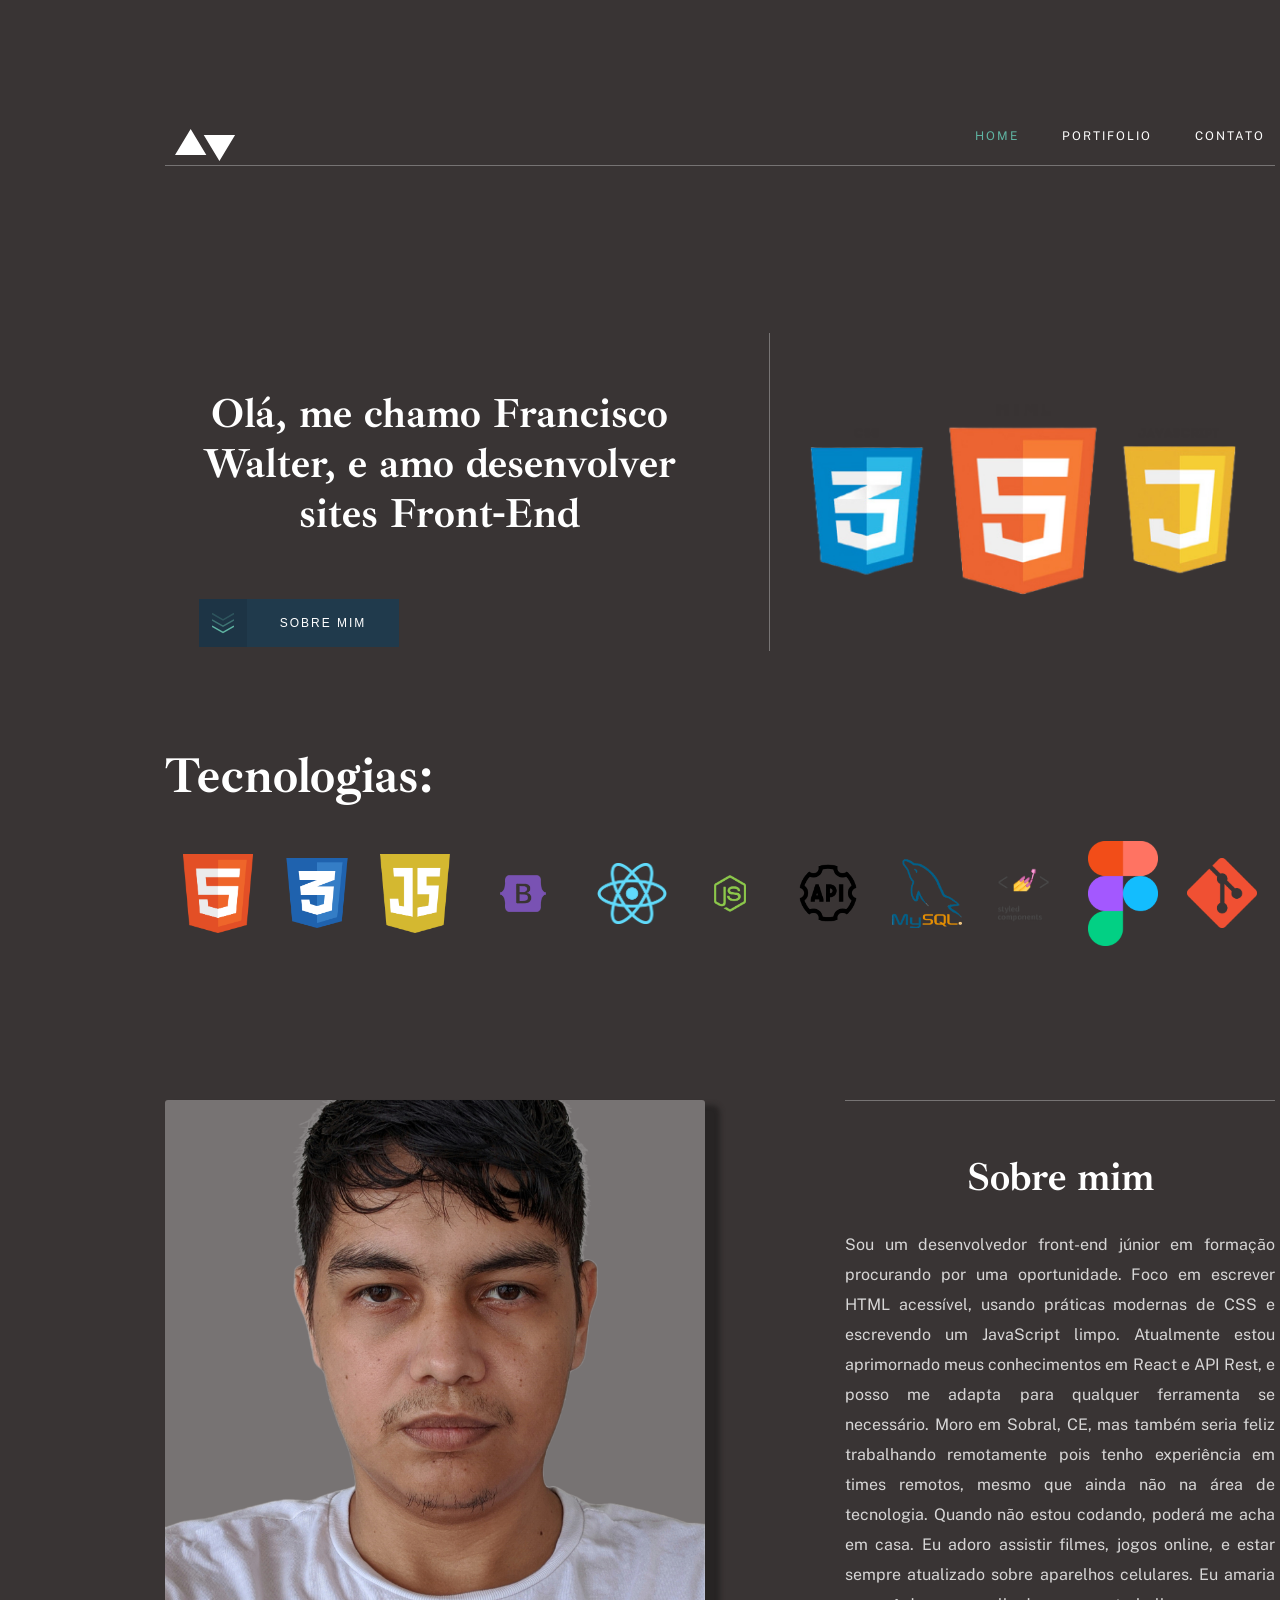
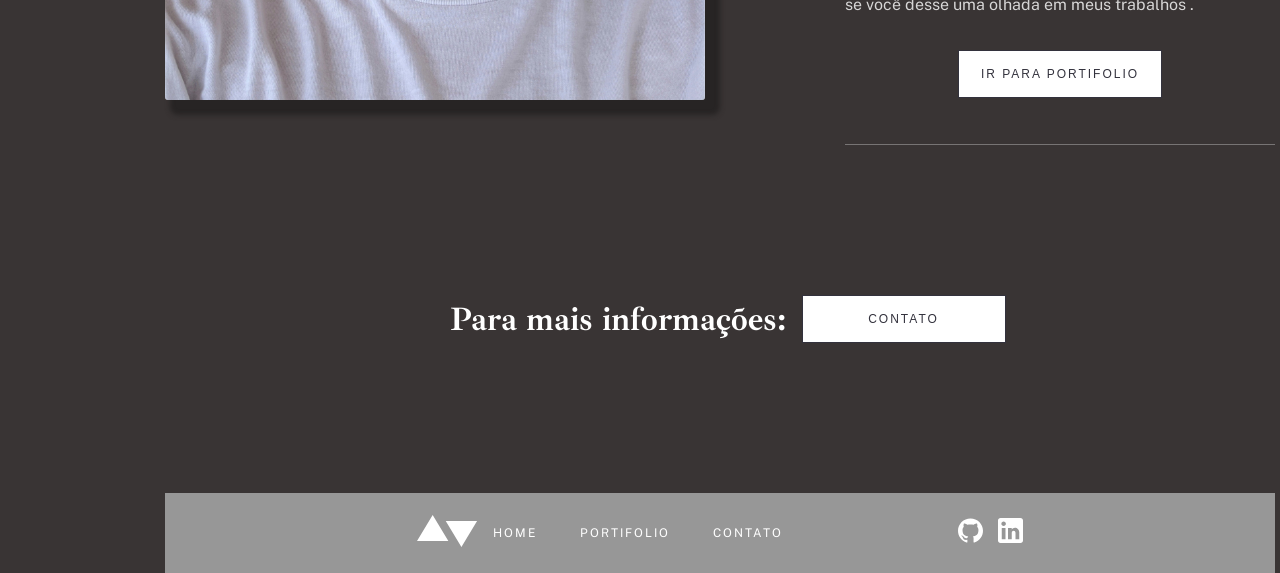
<file: index.html>
<!DOCTYPE html>
<html lang="pt-br">
  <head>
    <meta charset="UTF-8" />
    <meta http-equiv="X-UA-Compatible" content="IE=edge" />
    <meta name="viewport" content="width=device-width, initial-scale=1.0" />
    <title>Home</title>
    <link rel="icon" href="./Assets/icons/Meu projeto.png">
    <link rel="stylesheet" href="./styles/home.css" />
    <link rel="stylesheet" href="index.css" />
  </head>

  <body>
    <div class="container">
      <header class="header">
        <div class="header-logo">
          <img src="./Assets/logo-light.svg" alt="logo dark" />
        </div>

        <nav class="navigation-items">
          <li><a class="active" href="#">HOME</a></li>
          <li><a href="./Pages/potifolios/index.html">PORTIFOLIO</a></li>
          <li class="contato">CONTATO</li>
        </nav>
      </header>

      <main>
        <section class="main-apresentacao">
          <div class="main-apresentacao-card">
            <div class="main-apresentacao-card-text">
              <h5>
                Olá, me chamo Francisco Walter, e amo desenvolver sites
                Front-End
              </h5>
            </div>
            <div class="main-apresentacao-card-button">
              <div class="main-apresentacao-card-button-img pointer">
                <img
                  src="./Assets/icons/down-arrows.svg"
                  alt=""
                  width="48px"
                  height="48px"
                />
              </div>
              <button class="pointer"><a href="#sobre">Sobre Mim</a></button>
            </div>
          </div>
          <div class="main-apresentacao-tecnologias-img">
            <img
              src="./Assets/tecnologias.png"
              width="90%"
              alt="imagem das tecnologias"
            />
          </div>
        </section>

        <section class="main-tecnologias">
          <h2>Tecnologias:</h2>

          <ul class="main-tecnologias-lista">
            <li>
              <img src="./Assets/tecnologias/html.png" alt="" width="70px" />
            </li>
            <li>
              <img src="./Assets/tecnologias/css3.png" alt="" width="70px" />
            </li>
            <li>
              <img
                src="./Assets/tecnologias/javascript.png"
                alt=""
                width="70px"
              />
            </li>
            <li>
              <img
                src="./Assets/tecnologias/bootstrap.png"
                alt=""
                width="90px"
              />
            </li>
            <li>
              <img src="./Assets/tecnologias/react.png" alt="" width="70px" />
            </li>
            <li>
              <img src="./Assets/tecnologias/node.png" alt="" width="70px" />
            </li>
            <li>
              <img src="./Assets/tecnologias/API.png" alt="" width="70px" />
            </li>
            <li>
              <img src="./Assets/tecnologias/mysql.png" alt="" width="70px" />
            </li>
            <li>
              <img src="./Assets/tecnologias/styled.png" alt="" width="70px" />
            </li>
            <li>
              <img src="./Assets/tecnologias/figma.png" alt="" width="70px" />
            </li>
            <li>
              <img src="./Assets/tecnologias/git.png" alt="" width="70px" />
            </li>
          </ul>
        </section>

        <section id="sobre" class="main-sobre">
          <img
            src="./Assets/perfil.png"
            alt="profile image"
            width="540px"
            height="600px"
            style="background-color: rgba(236, 232, 232, 0.35)"
          />

          <article class="main-sobre-info">
            <h2>Sobre mim</h2>
            <p>
              Sou um desenvolvedor front-end júnior em formação procurando por
              uma oportunidade. Foco em escrever HTML acessível, usando práticas
              modernas de CSS e escrevendo um JavaScript limpo. Atualmente estou
              aprimornado meus conhecimentos em React e API Rest, e posso me
              adapta para qualquer ferramenta se necessário. Moro em Sobral, CE,
              mas também seria feliz trabalhando remotamente pois tenho
              experiência em times remotos, mesmo que ainda não na área de
              tecnologia. Quando não estou codando, poderá me acha em casa. Eu
              adoro assistir filmes, jogos online, e estar sempre atualizado
              sobre aparelhos celulares. Eu amaria se você desse uma olhada em
              meus trabalhos .
            </p>
            <a href="./Pages/potifolios/index.html"><button class="button pointer">IR PARA PORTIFOLIO</button></a>
          </article>
        </section>

        <section class="main-contato">
          <div class="main-contato-info">
            <h5>Para mais informações:</h5>
          </div>
          <div class="main-contato-button">
            <button class="button pointer contato">CONTATO</button>
          </div>
        </section>
      </main>

      <footer>
        <section class="footer-info">
          <div class="footer-logo">
            <img src="./Assets/logo-light.svg" alt="" />
          </div>
          <div class="footer-items">
            <li><a href="#">HOME</a></li>
            <li><a href="./Pages/potifolios/index.html">PORTIFOLIO</a></li>
            <li class="contato">CONTATO</li>
          </div>
        </section>

        <section class="footer-social-medias">
          <a href="https://github.com/FWalterDias" target="_blank"
            ><img src="./Assets/icons/github-light.svg" alt="logo github"
          /></a>
          <a href="http://linkedin.com/in/francisco-walter/" target="_blank"
            ><img
              src="./Assets/icons/linkedin-light.svg"
              alt="logo linkedin"
          /></a>
        </section>
      </footer>

      <dialog>
        <div class="dialog-box">
          <button class="dialog-button pointer"></button>

          <h2>Me Encontre Em:</h2>
  
          <div class="dialog-links">
            <a href="mailto:fwalterdias@gmail.com"><email>Email</a>
            <a href="http://linkedin.com/in/francisco-walter/">LinkedIn</a>
            <a href="https://www.instagram.com/johannwerther/">Instagram</a>
          </div>
        </div>
      </dialog>
    </div>
  </body>
  <script src="./scripts/scripts.js"></script>
</html>
</file>
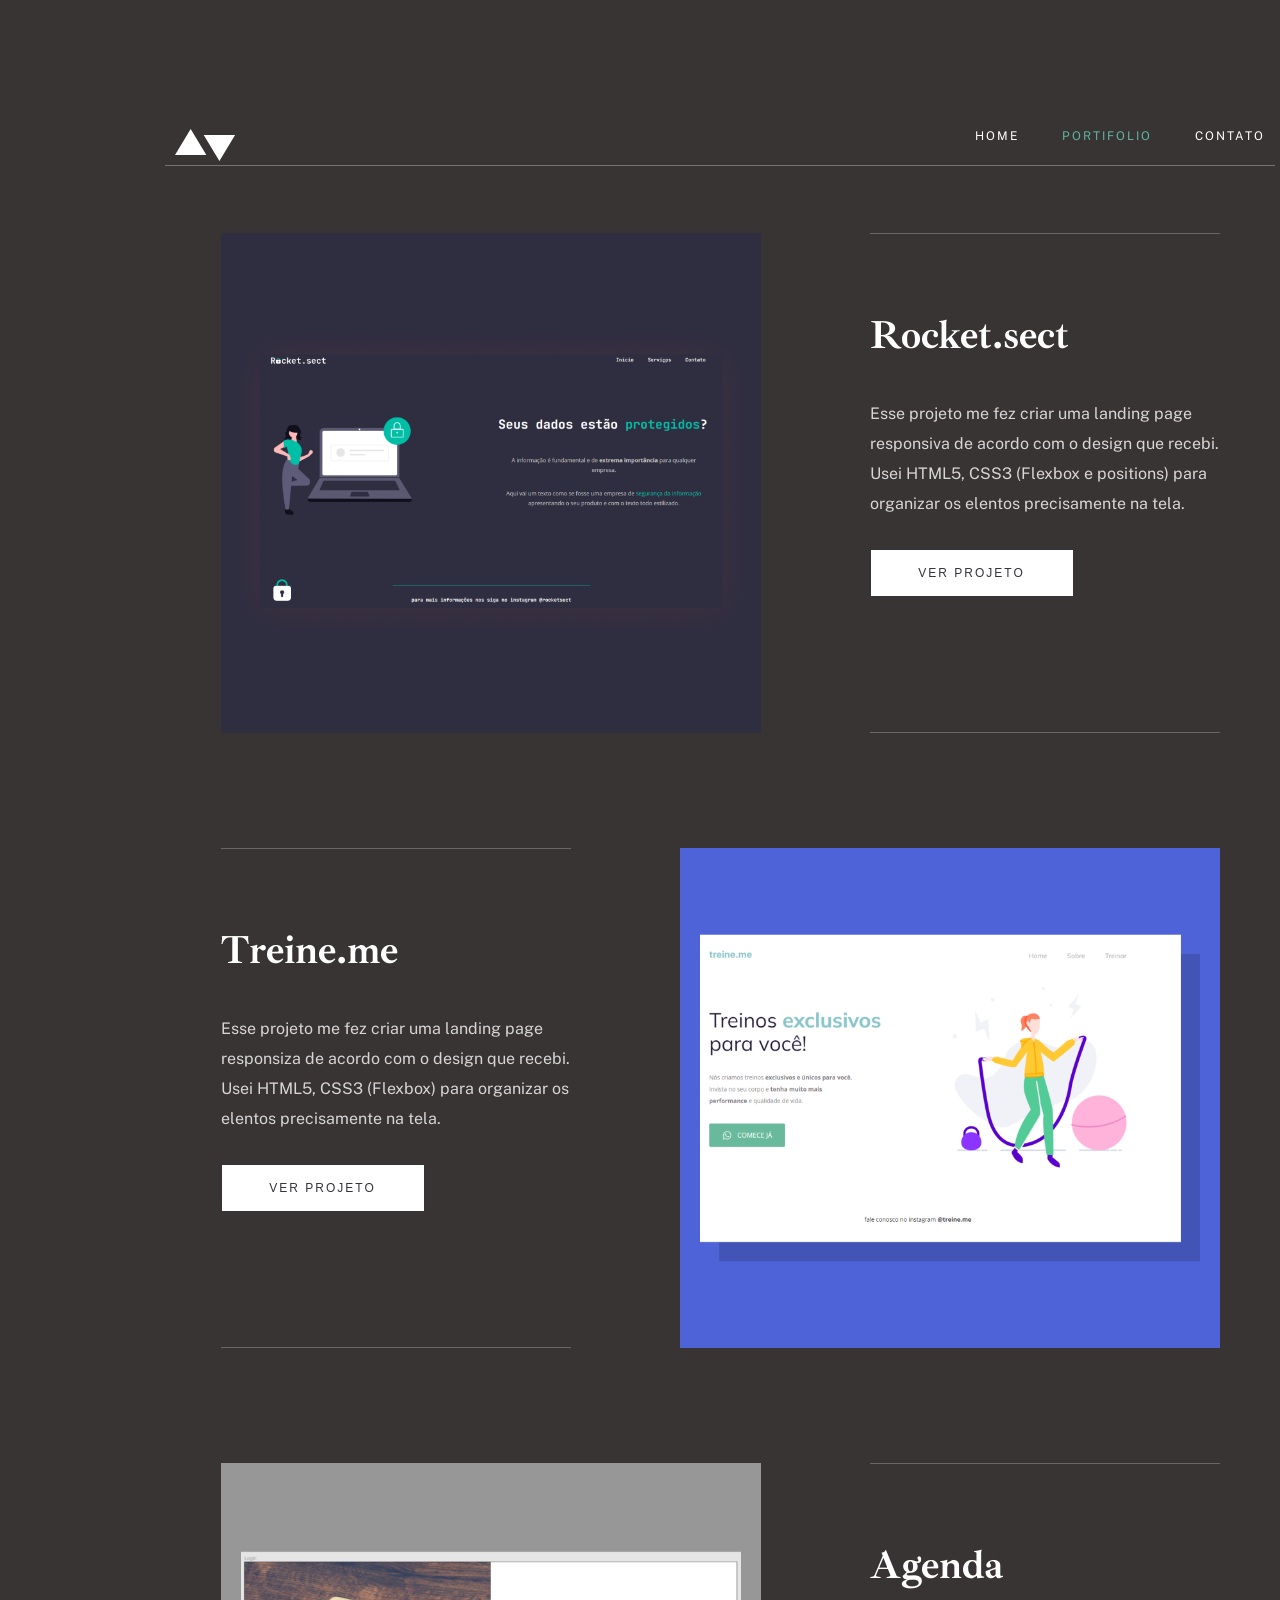
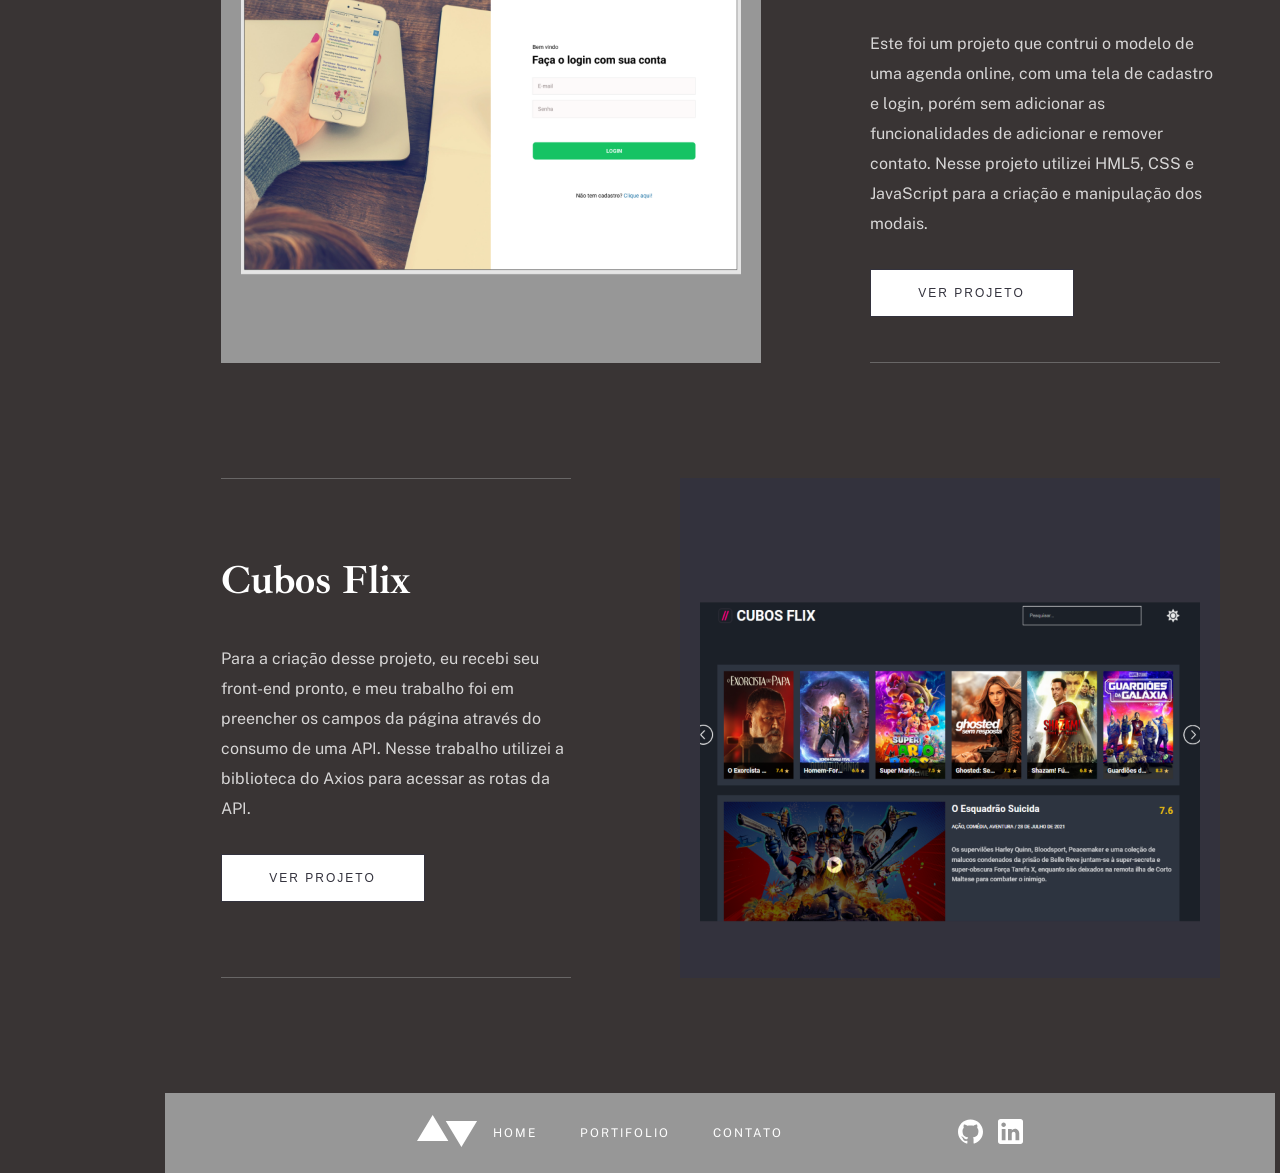
<file: Pages/potifolios/index.html>
<!DOCTYPE html>
<html lang="pt-br">
  <head>
    <meta charset="UTF-8" />
    <meta http-equiv="X-UA-Compatible" content="IE=edge" />
    <meta name="viewport" content="width=device-width, initial-scale=1.0" />
    <title>Home</title>
    <link rel="icon" href="../../Assets/icons/Meu projeto.png">
    <link rel="stylesheet" href="../../styles/home.css" />
    <link rel="stylesheet" href="./index.css" />
  </head>

  <body>
    <div class="container">
      <header class="header">
        <div class="header-logo">
          <img src="../../Assets/logo-light.svg" alt="logo dark" />
        </div>

        <nav class="navigation-items">
          <li><a href="../../index.html">HOME</a></li>
          <li><a href="#" class="active">PORTIFOLIO</a></li>
          <li class="contato">CONTATO</li>
        </nav>
      </header>

      <main class="main-portifolio">
        <section class="card-portifolio-right">
          <div class="card-img" style="background-color: #2f2e41">
            <img
              src="../../Assets/portfolio/rocket.sect.png"
              alt="imagem do projeto"
              width="500px"
            />
          </div>
          <div class="card-info">
            <h1>Rocket.sect</h1>
            <p>
              Esse projeto me fez criar uma landing page responsiva de acordo
              com o design que recebi. Usei HTML5, CSS3 (Flexbox e positions)
              para organizar os elentos precisamente na tela.
            </p>
            <a href="https://fwalterdias.github.io/Landing-Page-Rocket.sect/" target="_blank">
              <button class="button pointer">Ver Projeto</button>
            </a>
          </div>
        </section>

        <section class="card-portifolio-left">
          <div class="card-img" style="background-color: #4f63d8">
            <img
              src="../../Assets/portfolio/traine.me.png"
              alt="imagem do projeto"
              width="500px"
            />
          </div>
          <div class="card-info">
            <h1>Treine.me</h1>
            <p>
              Esse projeto me fez criar uma landing page responsiza de acordo
              com o design que recebi. Usei HTML5, CSS3 (Flexbox) para organizar
              os elentos precisamente na tela.
            </p>
            <a href="https://fwalterdias.github.io/Landing-Page-Traine.me/" target="_blank">
              <button class="button pointer">Ver Projeto</button>
            </a>
          </div>
        </section>

        <section class="card-portifolio-right">
          <div class="card-img" style="background-color: #979797">
            <img
              src="../../Assets/portfolio/agenda.png"
              alt="imagem do projeto"
              width="500px"
            />
          </div>
          <div class="card-info">
            <h1>Agenda</h1>
            <p>
              Este foi um projeto que contrui o modelo de uma agenda online, com
              uma tela de cadastro e login, porém sem adicionar as
              funcionalidades de adicionar e remover contato. Nesse projeto
              utilizei HML5, CSS e JavaScript para a criação e manipulação dos
              modais.
            </p>
            <a href="https://fwalterdias.github.io/Modelo-Tela-de-login/index.html" target="_blank">
              <button class="button pointer">Ver Projeto</button>
            </a>
          </div>
        </section>

        <section class="card-portifolio-left">
          <div class="card-img" style="background-color: #33323d">
            <img
              src="../../Assets/portfolio/cubosFlix.png"
              alt="imagem do projeto"
              width="500px"
            />
          </div>
          <div class="card-info">
            <h1>Cubos Flix</h1>
            <p>
              Para a criação desse projeto, eu recebi seu front-end pronto, e
              meu trabalho foi em preencher os campos da página através do
              consumo de uma API. Nesse trabalho utilizei a biblioteca do Axios
              para acessar as rotas da API.
            </p>
            <a href="https://fwalterdias.github.io/Cubos-Flix/" target="_blank">
              <button class="button pointer">Ver Projeto</button>
            </a>
          </div>
        </section>
      </main>

      <footer>
        <section class="footer-info">
          <div class="footer-logo">
            <img src="../../Assets/logo-light.svg" alt="" />
          </div>
          <div class="footer-items">
            <li><a href="../../index.html">HOME</a></li>
            <li><a href="#">PORTIFOLIO</a></li>
            <li class="contato">CONTATO</li>
          </div>
        </section>

        <section class="footer-social-medias">
          <a href="https://github.com/FWalterDias" target="_blank"
            ><img src="../../Assets/icons/github-light.svg" alt="logo github"
          /></a>
          <a href="http://linkedin.com/in/francisco-walter/" target="_blank"
            ><img
              src="../../Assets/icons/linkedin-light.svg"
              alt="logo linkedin"
          /></a>
        </section>
      </footer>

      <dialog>
        <div class="dialog-box">
          <button class="dialog-button pointer"></button>

          <h2>Me Encontre Em:</h2>

          <div class="dialog-links">
            <a href="mailto:fwalterdias@gmail.com"><email>Email</a>
            <a href="http://linkedin.com/in/francisco-walter/">LinkedIn</a>
            <a href="https://www.instagram.com/johannwerther/">Instagram</a>
          </div>
        </div>
        </div>
      </dialog>
    </div>
  </body>
  <script src="../../scripts/scripts.js"></script>
</html>
</file>
<file: styles/home.css>
@import url(./global.css);
@import url(./header.css);
@import url(./footer.css);
@import url(./dialog.css);
@import url(./uteis.css);
</file>
<file: index.css>
.main-apresentacao {
  display: flex;
  align-items: center;

  width: 100%;
  margin: 100px 0;
}

.main-apresentacao-card {
  border-right: solid #ffffff50 1px;
}

.main-apresentacao-card-text {
  padding: 56px 90px 60px 34px;

  color: #ffffff;
  font-family: "Ibarra Real Nova";
  font-style: normal;
  font-weight: 700;
  font-size: 50px;
  line-height: 50px;
}

.main-apresentacao-card-button {
  display: flex;
  width: 200px;
  margin-left: 34px;
}

.main-apresentacao-card-button-img {
  width: 48px;
  height: 100%;
}

.main-apresentacao-card-button-img img {
  padding: 13px;
  background-color: rgb(29, 52, 69);
}

.main-apresentacao-card-button button {
  width: 200px;
  height: 48px;
  border: none;
  font-size: 12px;
  letter-spacing: 2px;
  text-transform: uppercase;
  background-color: #203a4c;
  color: #ffffff;
}

.main-apresentacao-card-button:hover button {
  background-color: #ffffff;
  color: #203a4c;
}

.main-apresentacao-card-button:hover img {
  background-color: #ffffff;
}

.main-apresentacao-card-button a:hover{
  text-decoration: none;
}

.main-apresentacao-tecnologias-img {
  width: 100%;
  text-align: center;
  padding: 10px;
  animation: tecnologiasIniciais 5S infinite ease-in-out; 
}

.main-tecnologias {
  display: flex;
  flex-direction: column;
}

.main-tecnologias h2{
  margin-bottom: 20px;

  color: #ffffff;
  font-family: "Ibarra Real Nova";
  font-style: normal;
  font-weight: 700;
  font-size: 50px;
  line-height: 50px;
  text-align: left;
}

.main-tecnologias-lista{
  display: flex;
  justify-content: space-evenly;
  align-items: center;
  flex-wrap: wrap;
  gap: 10px;

  margin-top: 20px;
}

.main-tecnologias-lista li{
  cursor: pointer;
}

.main-tecnologias-lista li:hover{
  animation: tecnologias .5S forwards ease-in-out;
}

.main-sobre {
  display: flex;
  width: 100%;
  margin-top: 150px;
  gap: 140px;
}

.main-sobre img{
  box-shadow: #272424 10px 10px 5px 5px;
  border-radius: 3px;
}

.main-sobre-info {
  display: flex;
  flex-direction: column;

  height: 100%;
  border-top: solid #ffffff50 1px;
  border-bottom: solid #ffffff50 1px;
}

.main-sobre-info h2 {
  padding: 51px 0 28px;
  font-size: 40px;
  color: #ffffff;
}

.main-sobre-info p {
  width: 430px;
  margin-bottom: 30px;

  text-align: justify;
  color: #ffffff;
  opacity: 0.8;

  font-family: "Public Sans";
  font-style: normal;
  font-weight: 400;
  font-size: 16px;
  line-height: 30px;
}

.main-contato {
  display: flex;
  justify-content: center;
  align-items: center;
  width: 100%;
  margin: 150px 0;
}

.main-contato-info {
  width: 367px;
  font-weight: 700;
  font-size: 40px;
  color: #ffffff;
}

.main-contato-button {
  height: 48px;
}


@keyframes tecnologias {
  to{
    transform: translateY(-15px);
  }
}

@keyframes tecnologiasIniciais{
  50%{
    transform: translateY(-10%);
  }
}
</file>
<file: Pages/potifolios/index.css>
.main-portifolio {
  display: flex;
  flex-direction: column;
  flex-wrap: wrap;
  align-items: center;

  width: 100%;
}

.card-portifolio-right {
  display: flex;
  justify-content: space-between;

  width: 90%;
  margin-bottom: 95px;
}

.card-portifolio-left {
  display: flex;
  flex-direction: row-reverse;
  justify-content: space-between;
    
  width: 90%;
  margin-bottom: 95px;
}

.card-img {
  display: flex;
  justify-content: center;
  align-items: center;

  width: 540px;
  height: 500px;
}

.card-info {
  width: 350px;
  height: 500px;
  border-top: 1px solid rgb(151, 151, 151, 0.5);
  border-bottom: 1px solid rgb(151, 151, 151, 0.5);
  text-align: left;

  margin-bottom: 20px;
}

.card-info h1 {
  margin: 80px 0 43px 0;
  font-family: "Ibarra Real Nova";
  font-style: normal;
  font-weight: 700;
  font-size: 40px;
  line-height: 42px;
}

.card-info p {
    width: 350px;
  font-family: "Public Sans";
  font-style: normal;
  font-weight: 400;
  font-size: 16px;
  line-height: 30px;
  color: rgb(255, 255, 255, 0.8);
}

.button{
    margin-top: 30px;
}
</file>
